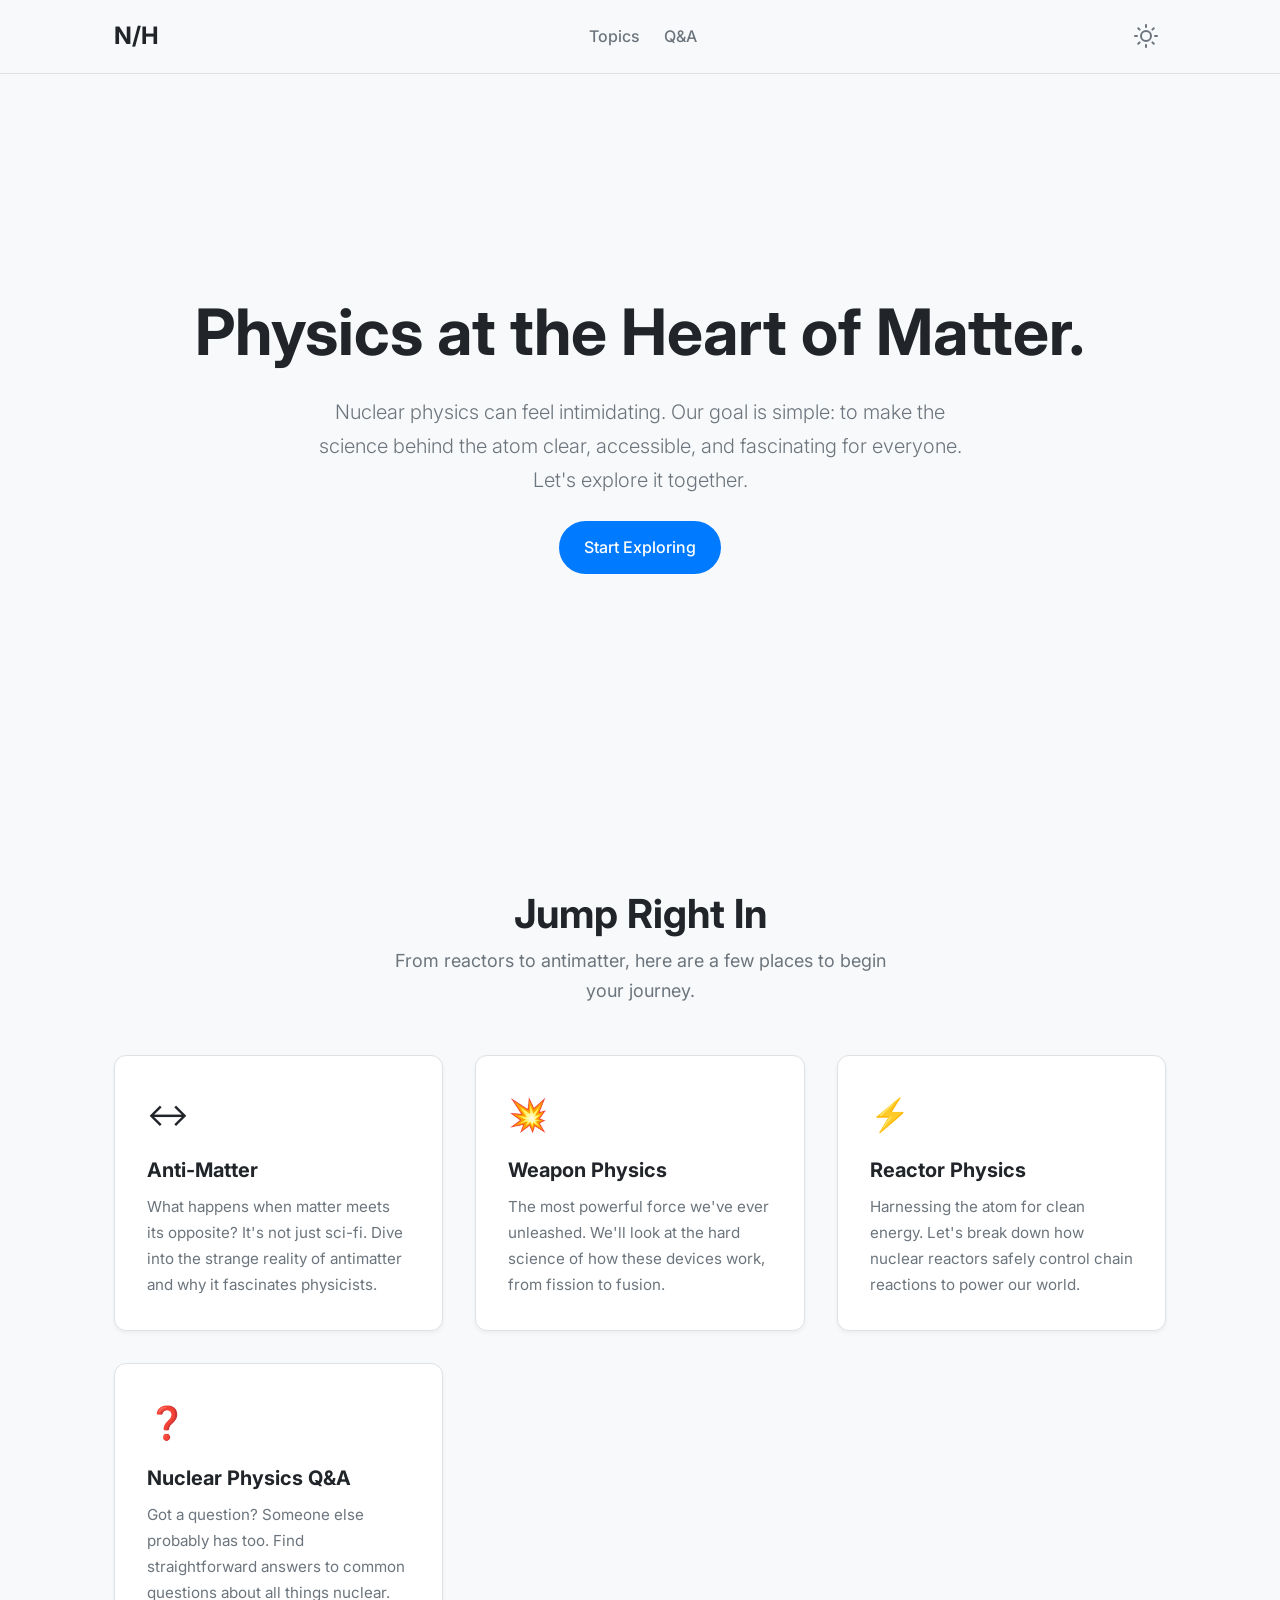
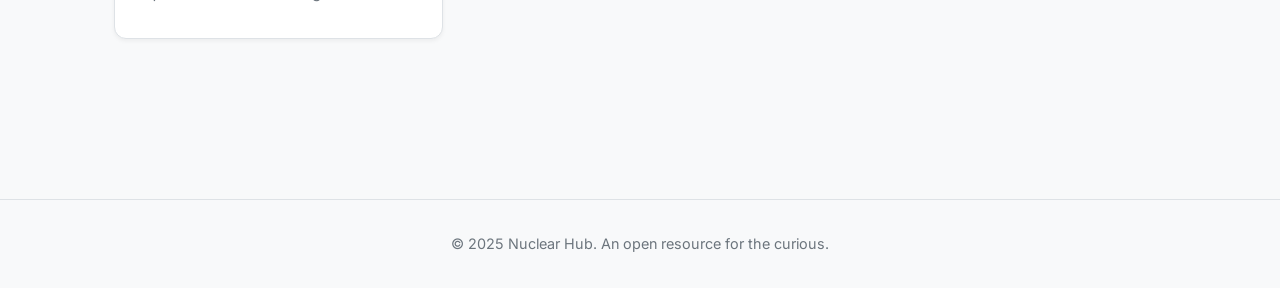
<file: index.html>
<!DOCTYPE html>
<html lang="en" data-theme="light">
<head>
    <meta charset="UTF-8">
    <meta name="viewport" content="width=device-width, initial-scale=1.0">
    <title>Nuclear Hub | The Core of Modern Physics</title>

    <!-- Meta tags for SEO -->
    <meta name="description" content="A clear, modern, and fascinating look into nuclear physics, from particles to power plants. Made for the curious mind.">
    <meta name="keywords" content="nuclear physics, reactor design, anti-matter, quantum mechanics, particle physics, nuclear energy, modern physics">
    
    <!-- Google Fonts: Inter -->
    <link rel="preconnect" href="https://fonts.googleapis.com">
    <link rel="preconnect" href="https://fonts.gstatic.com" crossorigin>
    <link href="https://fonts.googleapis.com/css2?family=Inter:wght@300;400;500;700&display=swap" rel="stylesheet">
    
    <!-- Link to External Stylesheet -->
    <link rel="stylesheet" href="additional/css/style.css">

    <!-- Schema.org Structured Data -->
    <script type="application/ld+json">
      {
        "@context": "https://schema.org",
        "@type": "WebPage",
        "name": "Nuclear Hub",
        "description": "A clear, modern, and fascinating look into nuclear physics, from particles to power plants. Made for the curious mind.",
        "url": "https://skyplay-code.github.io/NPHub"
      }
    </script>
</head>
<body>

    <header class="main-header">
        <div class="container">
            <a href="#" class="logo">
                N/H
            </a>
            <nav class="main-nav">
                <ul>
                    <li><a href="#topics">Topics</a></li>
                    <li><a href="additional/pages/4qna.html">Q&A</a></li>
                </ul>
            </nav>
            <button class="theme-switch" aria-label="Toggle theme">
                <svg class="sun-icon" xmlns="http://www.w3.org/2000/svg" width="24" height="24" viewBox="0 0 24 24" fill="none" stroke="currentColor" stroke-width="2" stroke-linecap="round" stroke-linejoin="round"><circle cx="12" cy="12" r="5"></circle><line x1="12" y1="1" x2="12" y2="3"></line><line x1="12" y1="21" x2="12" y2="23"></line><line x1="4.22" y1="4.22" x2="5.64" y2="5.64"></line><line x1="18.36" y1="18.36" x2="19.78" y2="19.78"></line><line x1="1" y1="12" x2="3" y2="12"></line><line x1="21" y1="12" x2="23" y2="12"></line><line x1="4.22" y1="19.78" x2="5.64" y2="18.36"></line><line x1="18.36" y1="5.64" x2="19.78" y2="4.22"></line></svg>
                <svg class="moon-icon" xmlns="http://www.w3.org/2000/svg" width="24" height="24" viewBox="0 0 24 24" fill="none" stroke="currentColor" stroke-width="2" stroke-linecap="round" stroke-linejoin="round"><path d="M21 12.79A9 9 0 1 1 11.21 3 7 7 0 0 0 21 12.79z"></path></svg>
            </button>
        </div>
    </header>

    <main>
        <!-- Hero Section -->
        <section class="hero">
            <div class="container hero-content">
                <h1>Physics at the Heart of Matter.</h1>
                <p class="subtitle">Nuclear physics can feel intimidating. Our goal is simple: to make the science behind the atom clear, accessible, and fascinating for everyone. Let's explore it together.</p>
                <a href="#topics" class="button button-primary">Start Exploring</a>
            </div>
        </section>

        <!-- Topics Section -->
        <section id="topics" class="topics-section">
            <div class="container">
                <div class="section-header">
                    <h2>Jump Right In</h2>
                    <p>From reactors to antimatter, here are a few places to begin your journey.</p>
                </div>
                <div class="topics-grid">
                    
                    <a href="additional/pages/1anti-proton.html" class="card">
                        <article>
                            <div class="card-icon">↔️</div>
                            <h3>Anti-Matter</h3>
                            <p>What happens when matter meets its opposite? It's not just sci-fi. Dive into the strange reality of antimatter and why it fascinates physicists.</p>
                        </article>
                    </a>

                    <a href="additional/pages/2bp.html" class="card">
                         <article>
                            <div class="card-icon">💥</div>
                            <h3>Weapon Physics</h3>
                            <p>The most powerful force we've ever unleashed. We'll look at the hard science of how these devices work, from fission to fusion.</p>
                         </article>
                    </a>
                    
                    <a href="additional/pages/3reactor-physics.html" class="card">
                        <article>
                            <div class="card-icon">⚡️</div>
                            <h3>Reactor Physics</h3>
                            <p>Harnessing the atom for clean energy. Let's break down how nuclear reactors safely control chain reactions to power our world.</p>
                        </article>
                    </a>
                    
                    <a href="additional/pages/4qna.html" class="card">
                        <article>
                            <div class="card-icon">❓</div>
                            <h3>Nuclear Physics Q&A</h3>
                            <p>Got a question? Someone else probably has too. Find straightforward answers to common questions about all things nuclear.</p>
                        </article>
                    </a>
                </div>
            </div>
        </section>
    </main>
    
    <footer class="main-footer">
        <div class="container">
            <p>&copy; 2025 Nuclear Hub. An open resource for the curious.</p>
        </div>
    </footer>

    <!-- Link to External JavaScript -->
    <script src="additional/scripts/script.js"></script>
</body>
</html>
</file>
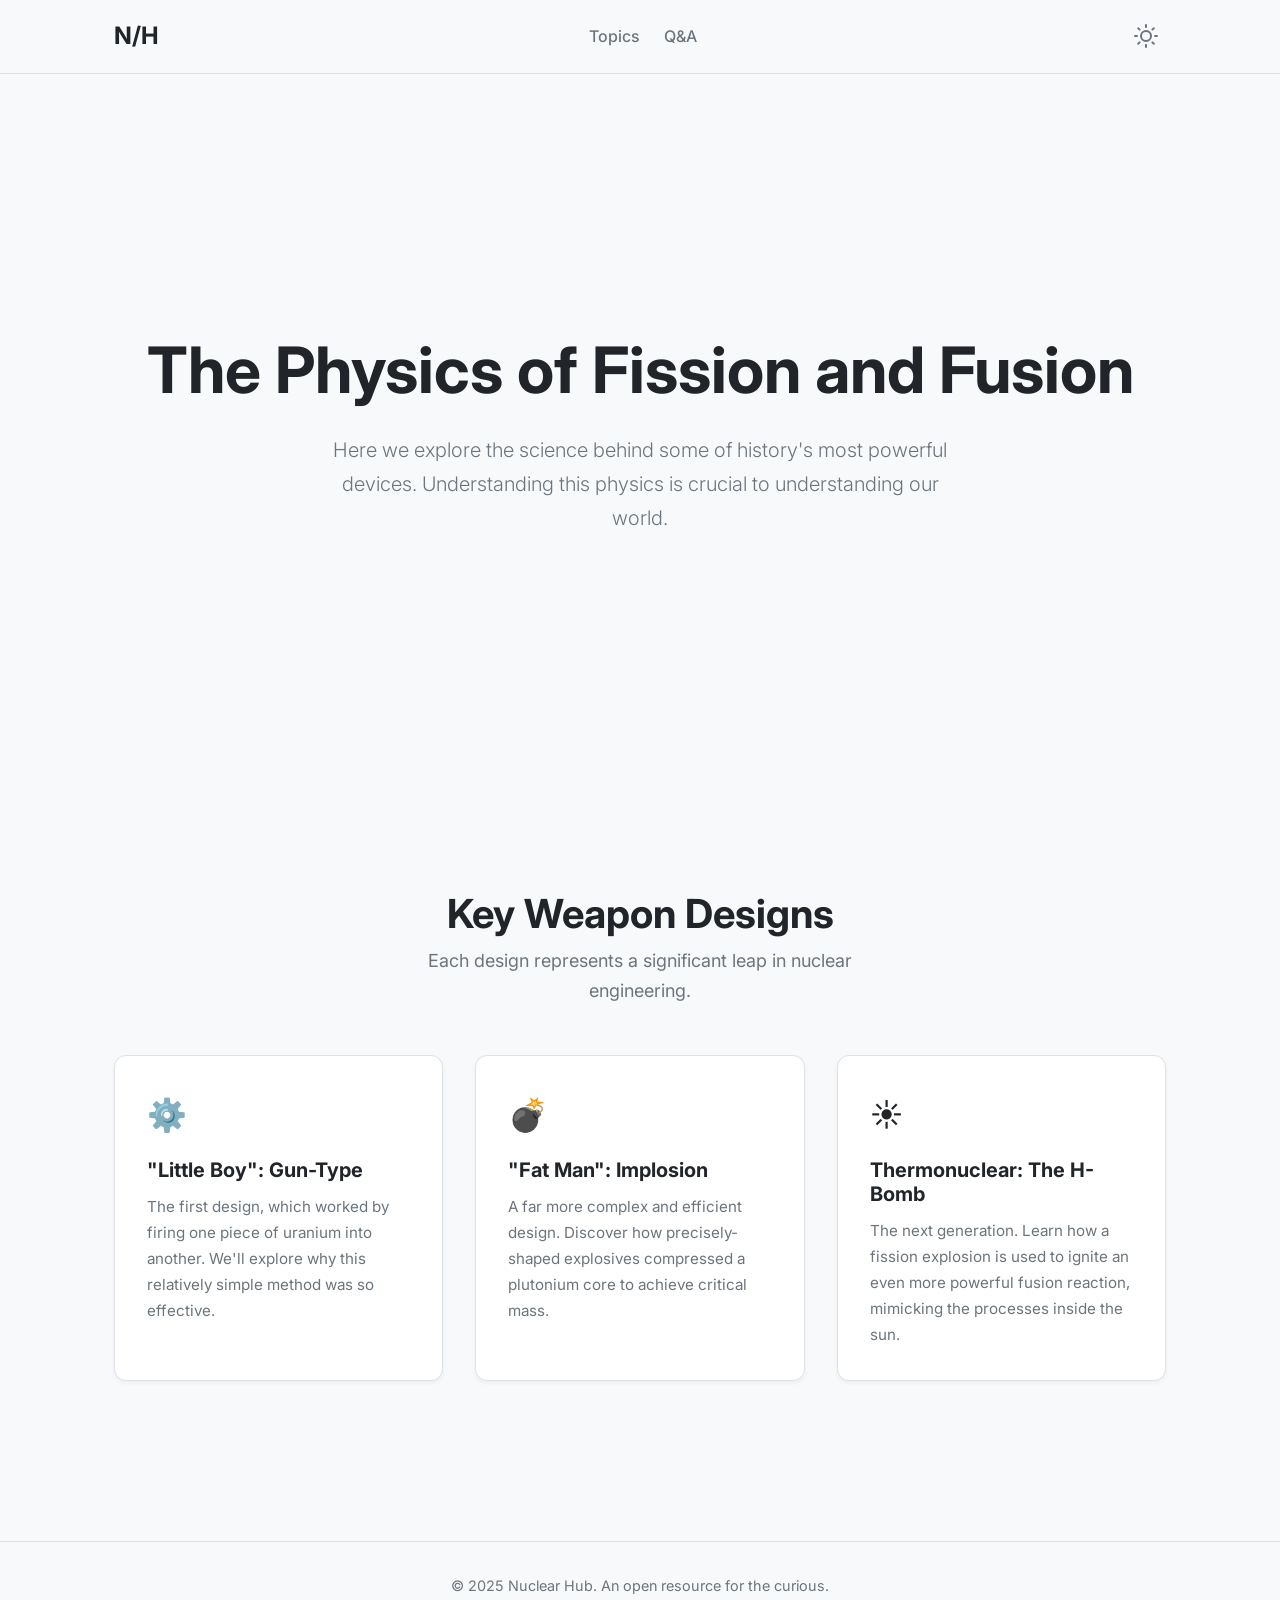
<file: additional/pages/2bp.html>
<!DOCTYPE html>
<html lang="en" data-theme="light">
<head>
    <meta charset="UTF-8">
    <meta name="viewport" content="width=device-width, initial-scale=1.0">
    <title>Weapon Physics | Nuclear Hub</title>

    <!-- Meta tags for this specific page -->
    <meta name="description" content="A clear look at the science behind nuclear weapons, from the first gun-type designs to modern thermonuclear bombs.">
    <meta name="keywords" content="nuclear weapons, little boy, fat man, hydrogen bomb, fission, fusion, weapon design">
    
    <!-- Google Fonts: Inter -->
    <link rel="preconnect" href="https://fonts.googleapis.com">
    <link rel="preconnect" href="https://fonts.gstatic.com" crossorigin>
    <link href="https://fonts.googleapis.com/css2?family=Inter:wght@300;400;500;700&display=swap" rel="stylesheet">
    
    <!-- Link to the SINGLE reusable stylesheet -->
    <link rel="stylesheet" href="../css/style.css">

    <!-- Schema.org Structured Data -->
    <script type="application/ld+json">
      {
        "@context": "https://schema.org",
        "@type": "WebPage",
        "name": "Weapon Physics - Nuclear Hub",
        "description": "Explore the science behind historic nuclear weapons, including Little Boy, Fat Man, and thermonuclear devices.",
        "url": "https://skyplay-code.github.io/additional/2bp.html",
        "isPartOf": {
          "@type": "WebSite",
          "name": "Nuclear Hub",
          "url": "https://skyplay-code.github.io/NPHub"
        }
      }
    </script>
</head>
<body>

    <header class="main-header">
        <div class="container">
            <!-- Link back to the homepage -->
            <a href="../../index.html" class="logo">
                N/H
            </a>
            <nav class="main-nav">
                <ul>
                    <li><a href="../../index.html#topics">Topics</a></li>
                    <li><a href="additional/pages/4qna.html">Q&A</a></li>
                </ul>
            </nav>
            <button class="theme-switch" aria-label="Toggle theme">
                <svg class="sun-icon" xmlns="http://www.w3.org/2000/svg" width="24" height="24" viewBox="0 M 0 24 24" fill="none" stroke="currentColor" stroke-width="2" stroke-linecap="round" stroke-linejoin="round"><circle cx="12" cy="12" r="5"></circle><line x1="12" y1="1" x2="12" y2="3"></line><line x1="12" y1="21" x2="12" y2="23"></line><line x1="4.22" y1="4.22" x2="5.64" y2="5.64"></line><line x1="18.36" y1="18.36" x2="19.78" y2="19.78"></line><line x1="1" y1="12" x2="3" y2="12"></line><line x1="21" y1="12" x2="23" y2="12"></line><line x1="4.22" y1="19.78" x2="5.64" y2="18.36"></line><line x1="18.36" y1="5.64" x2="19.78" y2="4.22"></line></svg>
                <svg class="moon-icon" xmlns="http://www.w3.org/2000/svg" width="24" height="24" viewBox="0 0 24 24" fill="none" stroke="currentColor" stroke-width="2" stroke-linecap="round" stroke-linejoin="round"><path d="M21 12.79A9 9 0 1 1 11.21 3 7 7 0 0 0 21 12.79z"></path></svg>
            </button>
        </div>
    </header>

    <main>
        <!-- A simple hero section for the page title -->
        <section class="hero">
            <div class="container hero-content">
                <h1>The Physics of Fission and Fusion</h1>
                <p class="subtitle">Here we explore the science behind some of history's most powerful devices. Understanding this physics is crucial to understanding our world.</p>
            </div>
        </section>

        <!-- Main Content Grid -->
        <section class="topics-section">
            <div class="container">
                <div class="section-header">
                    <h2>Key Weapon Designs</h2>
                    <p>Each design represents a significant leap in nuclear engineering.</p>
                </div>
                <div class="topics-grid">
                    
                    <!-- The href links below assume you will create these pages -->
                    <a href="little-boy.html" class="card">
                        <article>
                            <div class="card-icon">⚙️</div>
                            <h3>"Little Boy": Gun-Type</h3>
                            <p>The first design, which worked by firing one piece of uranium into another. We'll explore why this relatively simple method was so effective.</p>
                        </article>
                    </a>

                    <a href="fat-man.html" class="card">
                        <article>
                            <div class="card-icon">💣</div>
                            <h3>"Fat Man": Implosion</h3>
                            <p>A far more complex and efficient design. Discover how precisely-shaped explosives compressed a plutonium core to achieve critical mass.</p>
                        </article>
                    </a>
                    
                    <a href="hydrogen-bomb.html" class="card">
                        <article>
                            <div class="card-icon">☀️</div>
                            <h3>Thermonuclear: The H-Bomb</h3>
                            <p>The next generation. Learn how a fission explosion is used to ignite an even more powerful fusion reaction, mimicking the processes inside the sun.</p>
                        </article>
                    </a>
                </div>
            </div>
        </section>
    </main>
    
    <footer class="main-footer">
        <div class="container">
            <p>&copy; 2025 Nuclear Hub. An open resource for the curious.</p>
        </div>
    </footer>

    <!-- Link to the SINGLE reusable JavaScript file -->
    <script src="../scripts/script.js"></script>
</body>
</html>
</file>
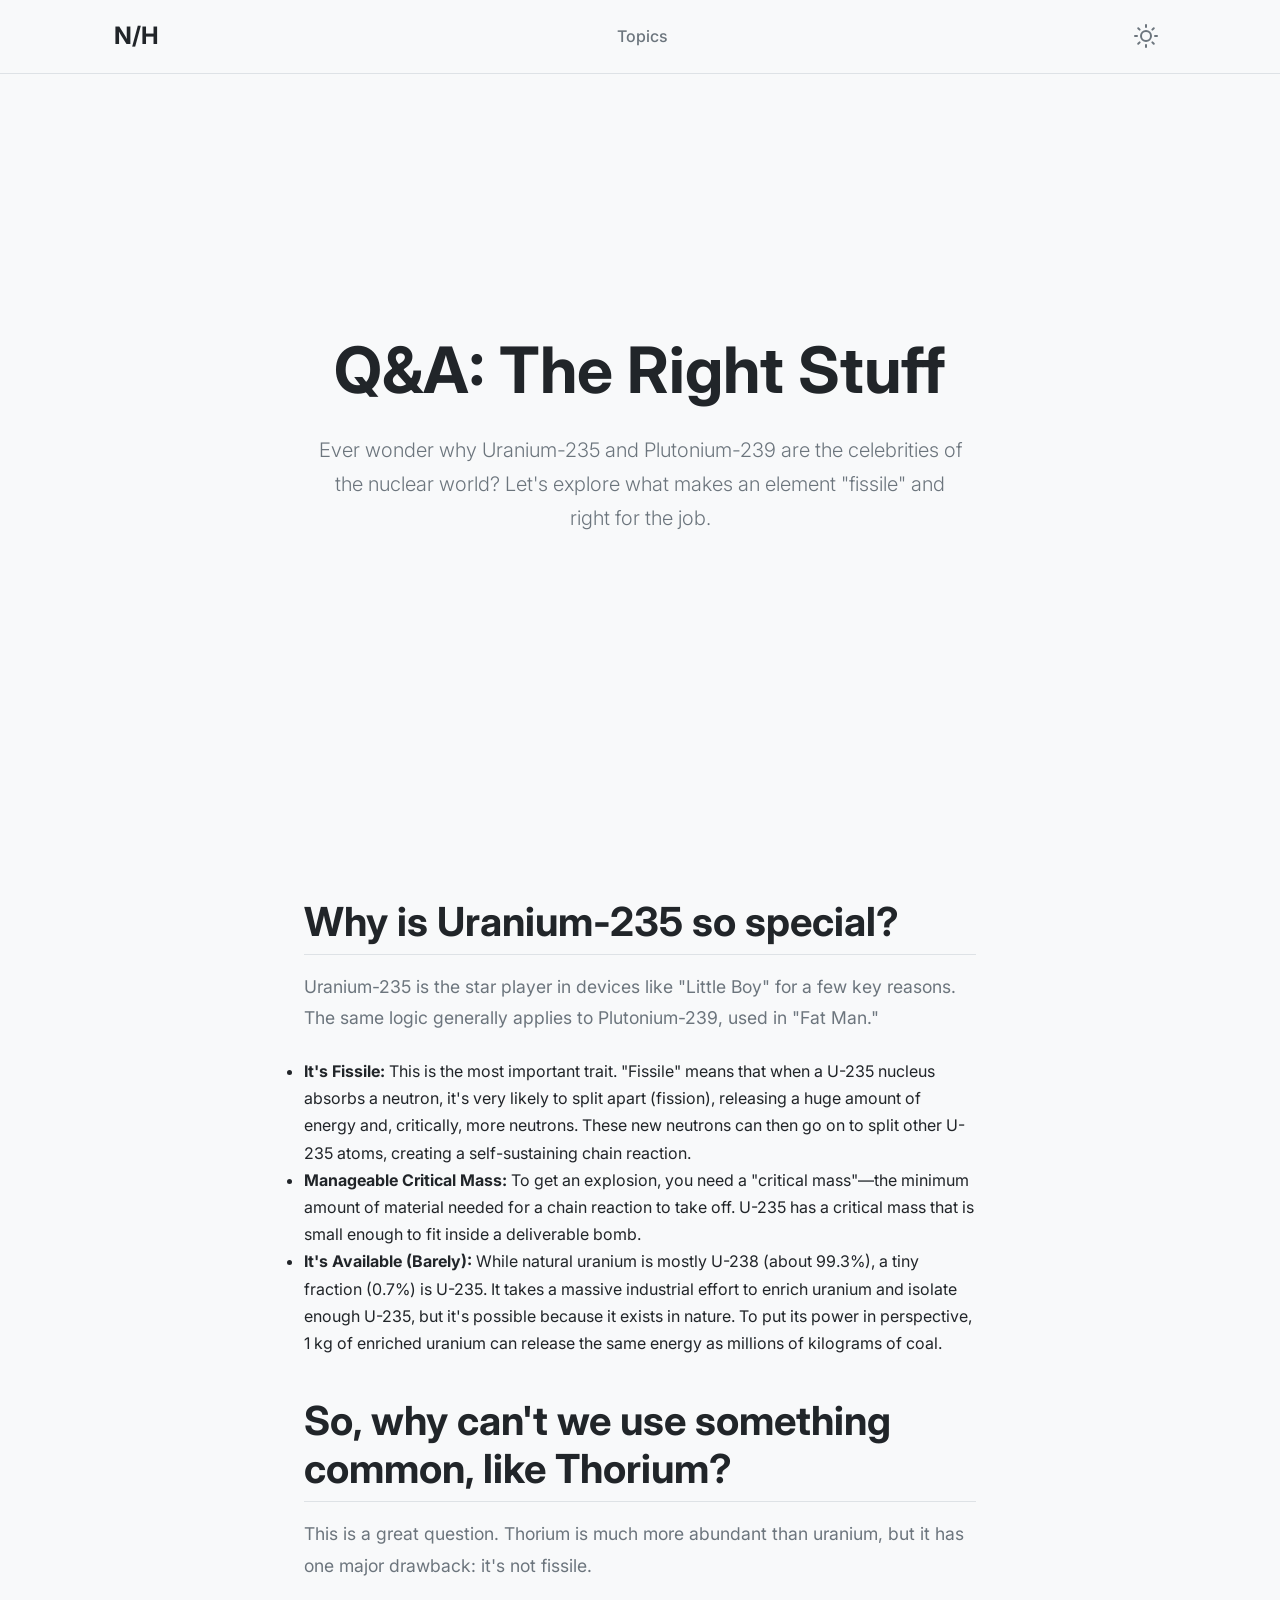
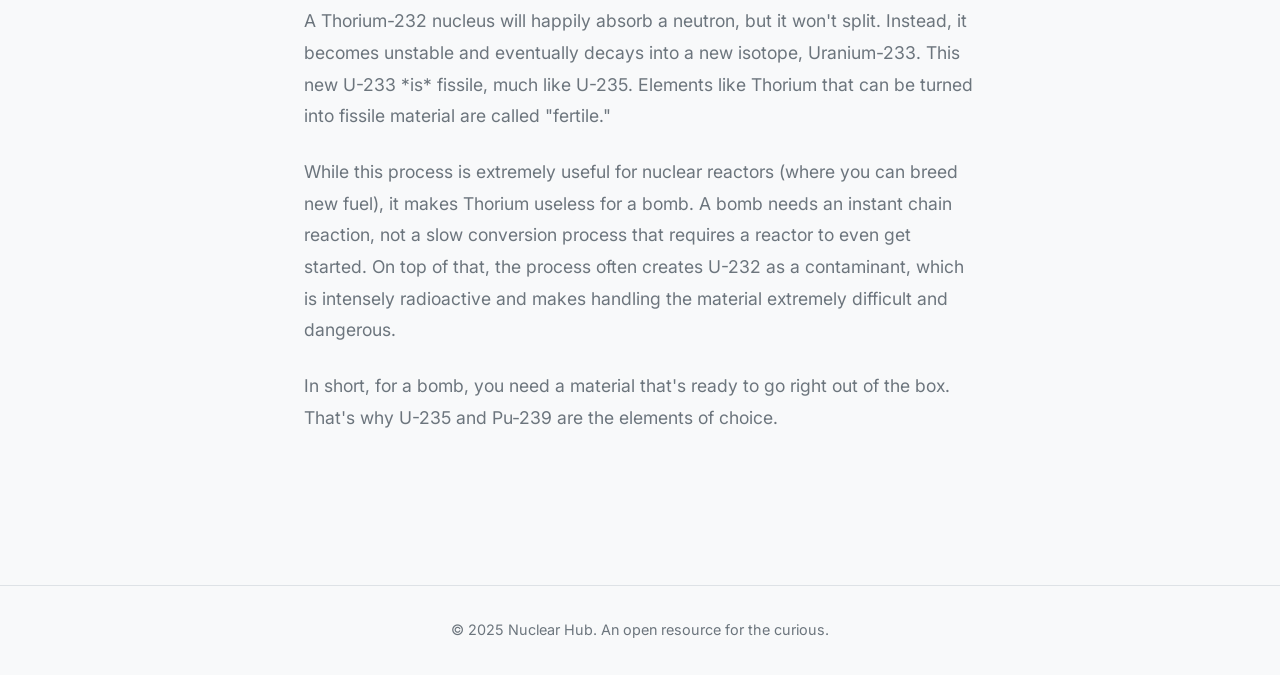
<file: additional/pages/4qna.html>
<!DOCTYPE html>
<html lang="en" data-theme="light">
<head>
    <meta charset="UTF-8">
    <meta name="viewport" content="width=device-width, initial-scale=1.0">
    <title>Q&A: Fissile Materials | Nuclear Hub</title>

    <!-- Meta tags -->
    <meta name="description" content="Answering the question of why certain elements like Uranium-235 are fissile and suitable for nuclear weapons, while others like Thorium are not.">
    <meta name="keywords" content="fissile, fertile, uranium-235, thorium, nuclear q&a, chain reaction, critical mass">

    <!-- Google Fonts: Inter -->
    <link rel="preconnect" href="https://fonts.googleapis.com">
    <link rel="preconnect" href="https://fonts.gstatic.com" crossorigin>
    <link href="https://fonts.googleapis.com/css2?family=Inter:wght@300;400;500;700&display=swap" rel="stylesheet">
    
    <!-- Link to the SINGLE reusable stylesheet -->
    <link rel="stylesheet" href="../css/style.css">

    <!-- Schema.org Data -->
    <script type="application/ld+json">
      {
        "@context": "https://schema.org",
        "@type": "Article",
        "headline": "Q&A: What Makes an Element Fissile? - Nuclear Hub",
        "description": "Why are elements like Uranium-235 and Plutonium-239 used in nuclear weapons, while other heavy elements are not?",
        "author": {
            "@type": "Organization",
            "name": "Nuclear Hub"
        }
      }
    </script>
</head>
<body>

    <header class="main-header">
        <div class="container">
            <a href="../../index.html" class="logo">N/H</a>
            <nav class="main-nav">
                <ul>
                    <li><a href="../../index.html#topics">Topics</a></li>
                </ul>
            </nav>
            <button class="theme-switch" aria-label="Toggle theme">
                <svg class="sun-icon" xmlns="http://www.w3.org/2000/svg" width="24" height="24" viewBox="0 0 24 24" fill="none" stroke="currentColor" stroke-width="2" stroke-linecap="round" stroke-linejoin="round"><circle cx="12" cy="12" r="5"></circle><line x1="12" y1="1" x2="12" y2="3"></line><line x1="12" y1="21" x2="12" y2="23"></line><line x1="4.22" y1="4.22" x2="5.64" y2="5.64"></line><line x1="18.36" y1="18.36" x2="19.78" y2="19.78"></line><line x1="1" y1="12" x2="3" y2="12"></line><line x1="21" y1="12" x2="23" y2="12"></line><line x1="4.22" y1="19.78" x2="5.64" y2="18.36"></line><line x1="18.36" y1="5.64" x2="19.78" y2="4.22"></line></svg>
                <svg class="moon-icon" xmlns="http://www.w3.org/2000/svg" width="24" height="24" viewBox="0 0 24 24" fill="none" stroke="currentColor" stroke-width="2" stroke-linecap="round" stroke-linejoin="round"><path d="M21 12.79A9 9 0 1 1 11.21 3 7 7 0 0 0 21 12.79z"></path></svg>
            </button>
        </div>
    </header>

    <main>
        <!-- Page Header -->
        <section class="hero">
            <div class="container hero-content">
                <h1>Q&A: The Right Stuff</h1>
                <p class="subtitle">Ever wonder why Uranium-235 and Plutonium-239 are the celebrities of the nuclear world? Let's explore what makes an element "fissile" and right for the job.</p>
            </div>
        </section>

        <!-- Main Article Content -->
        <section class="article-content">
            <div class="container article-body">
                
                <h2>Why is Uranium-235 so special?</h2>
                <p>Uranium-235 is the star player in devices like "Little Boy" for a few key reasons. The same logic generally applies to Plutonium-239, used in "Fat Man."</p>
                <ul>
                    <li><strong>It's Fissile:</strong> This is the most important trait. "Fissile" means that when a U-235 nucleus absorbs a neutron, it's very likely to split apart (fission), releasing a huge amount of energy and, critically, more neutrons. These new neutrons can then go on to split other U-235 atoms, creating a self-sustaining chain reaction.</li>
                    <li><strong>Manageable Critical Mass:</strong> To get an explosion, you need a "critical mass"—the minimum amount of material needed for a chain reaction to take off. U-235 has a critical mass that is small enough to fit inside a deliverable bomb.</li>
                    <li><strong>It's Available (Barely):</strong> While natural uranium is mostly U-238 (about 99.3%), a tiny fraction (0.7%) is U-235. It takes a massive industrial effort to enrich uranium and isolate enough U-235, but it's possible because it exists in nature. To put its power in perspective, 1 kg of enriched uranium can release the same energy as millions of kilograms of coal.</li>
                </ul>

                <h2>So, why can't we use something common, like Thorium?</h2>
                <p>This is a great question. Thorium is much more abundant than uranium, but it has one major drawback: it's not fissile.</p>
                <p>A Thorium-232 nucleus will happily absorb a neutron, but it won't split. Instead, it becomes unstable and eventually decays into a new isotope, Uranium-233. This new U-233 *is* fissile, much like U-235. Elements like Thorium that can be turned into fissile material are called "fertile."</p>
                <p>While this process is extremely useful for nuclear reactors (where you can breed new fuel), it makes Thorium useless for a bomb. A bomb needs an instant chain reaction, not a slow conversion process that requires a reactor to even get started. On top of that, the process often creates U-232 as a contaminant, which is intensely radioactive and makes handling the material extremely difficult and dangerous.</p>
                <p>In short, for a bomb, you need a material that's ready to go right out of the box. That's why U-235 and Pu-239 are the elements of choice.</p>
            </div>
        </section>

    </main>
    
    <footer class="main-footer">
        <div class="container">
            <p>&copy; 2025 Nuclear Hub. An open resource for the curious.</p>
        </div>
    </footer>

    <script src="../scripts/script.js"></script>
</body>
</html>
</file>
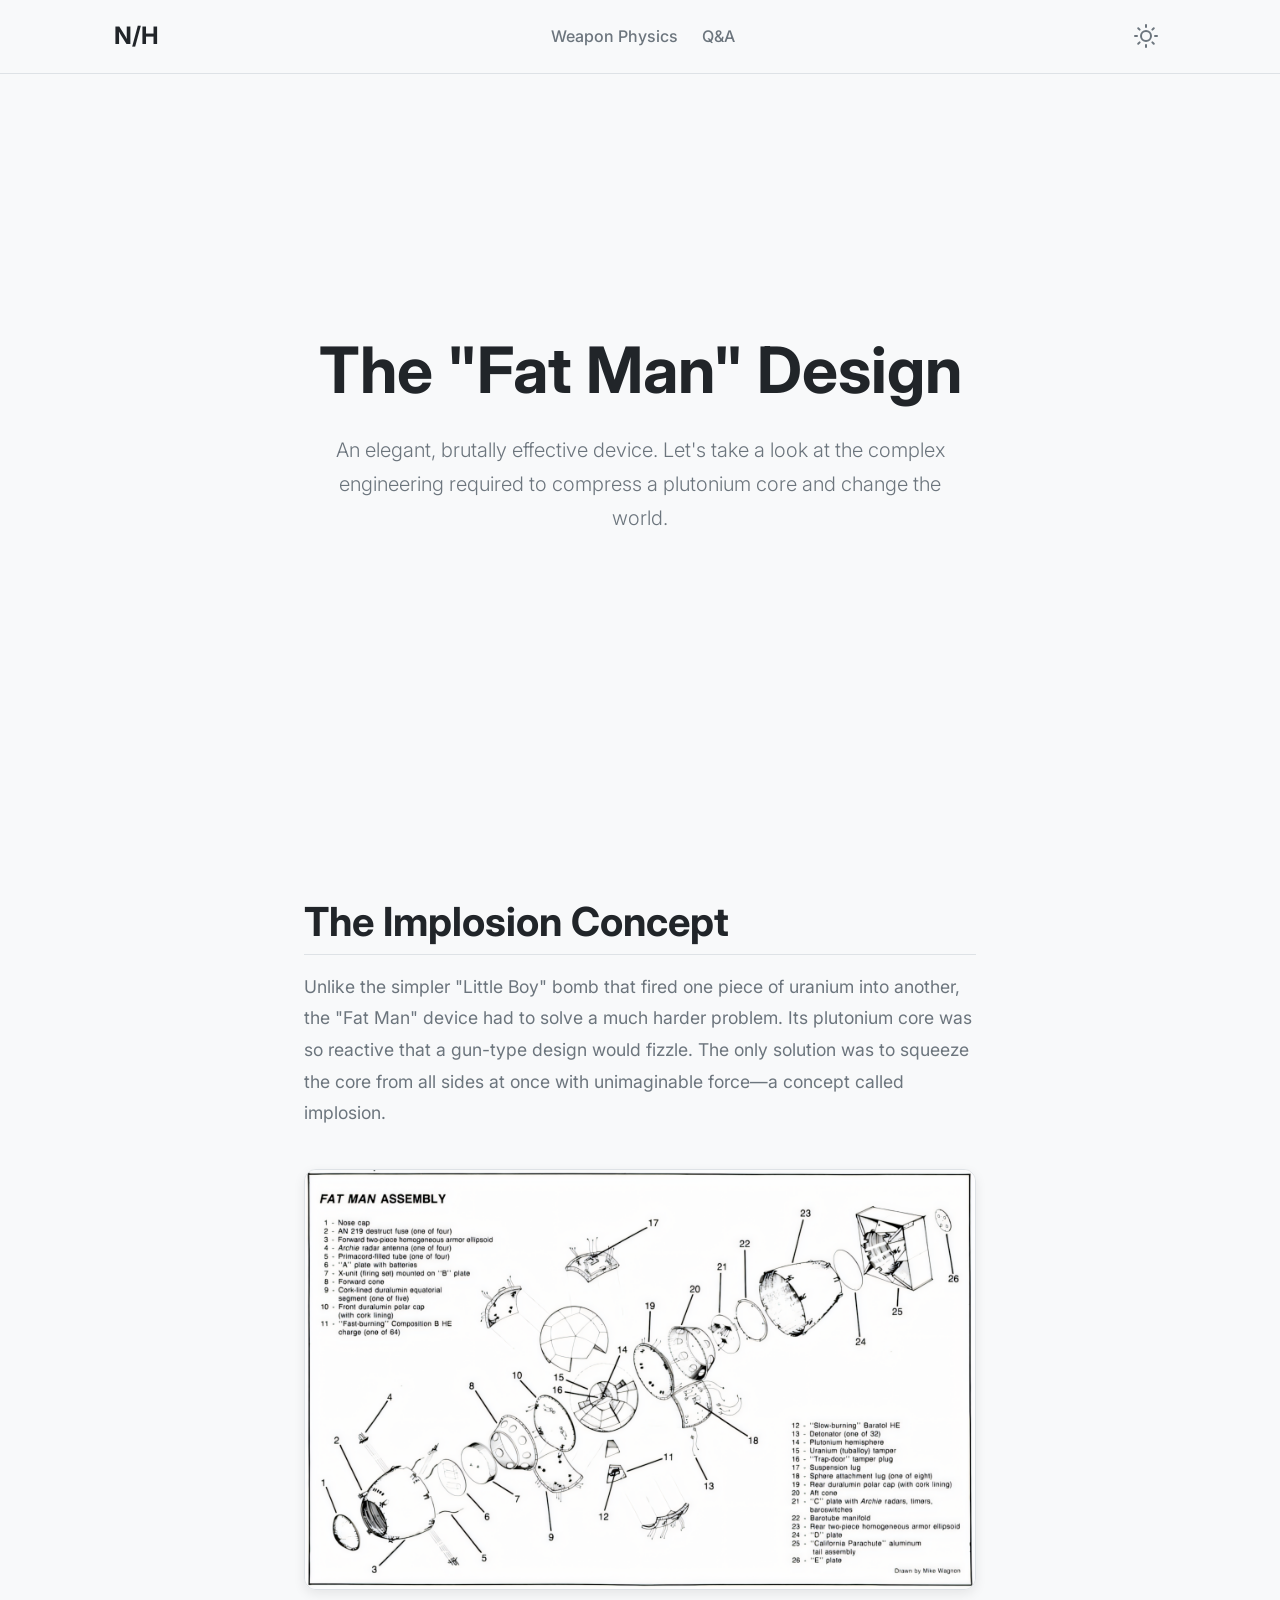
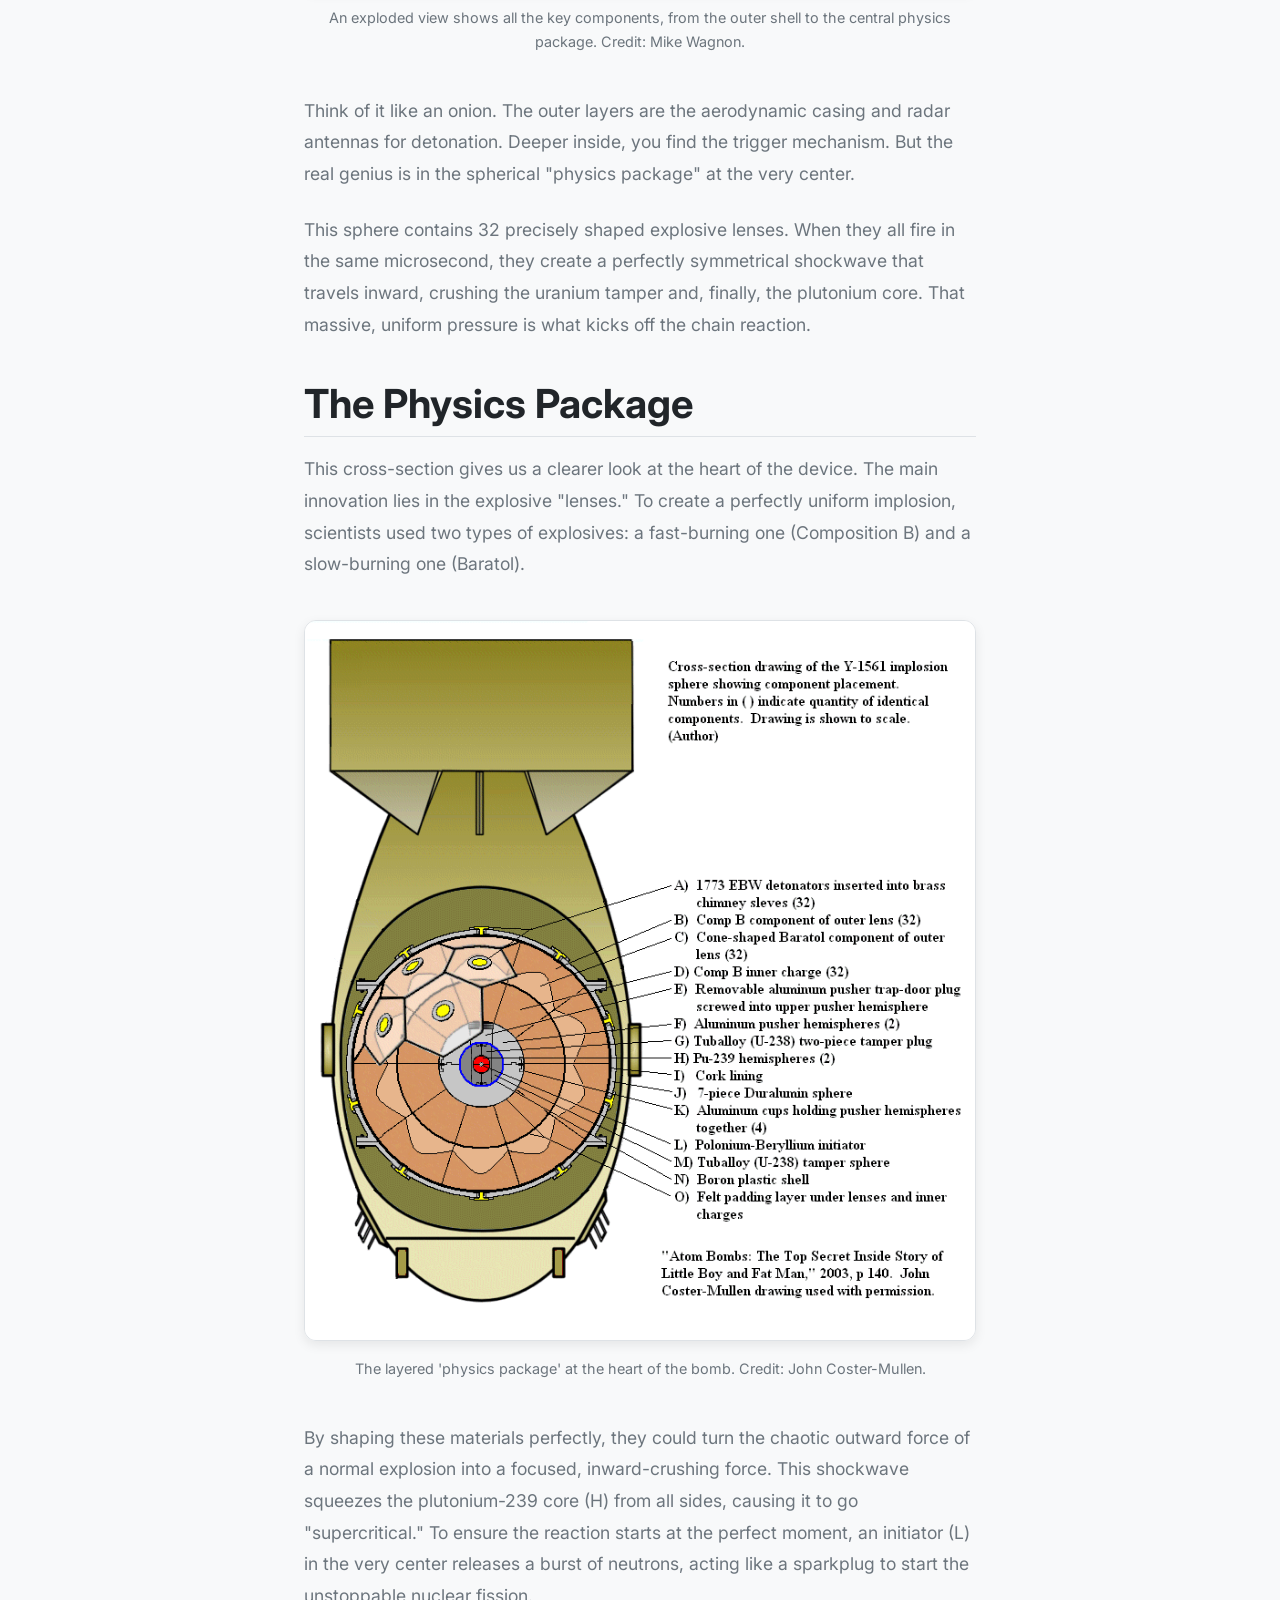
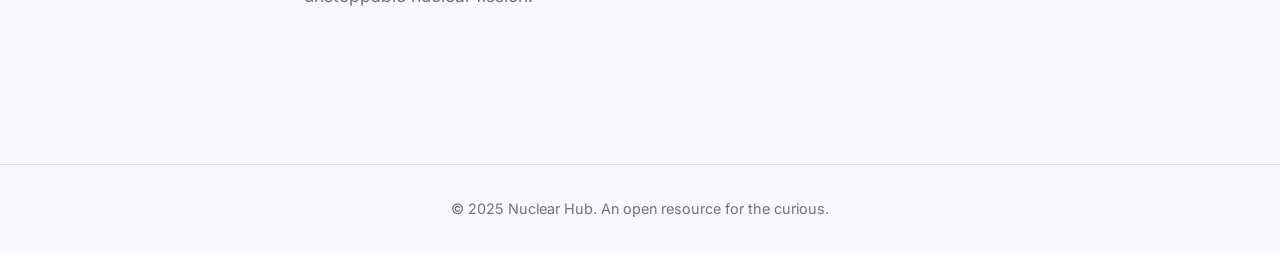
<file: additional/pages/fat-man.html>
<!DOCTYPE html>
<html lang="en" data-theme="light">
<head>
    <meta charset="UTF-8">
    <meta name="viewport" content="width=device-width, initial-scale=1.0">
    <title>The 'Fat Man' Design | Nuclear Hub</title>

    <!-- Meta tags -->
    <meta name="description" content="A deep-dive into the 'Fat Man' blueprint, exploring its groundbreaking implosion-type design and plutonium core.">
    <meta name="keywords" content="fat man blueprint, implosion device, plutonium bomb, nuclear engineering, manhattan project">

    <!-- Google Fonts: Inter -->
    <link rel="preconnect" href="https://fonts.googleapis.com">
    <link rel="preconnect" href="https://fonts.gstatic.com" crossorigin>
    <link href="https://fonts.googleapis.com/css2?family=Inter:wght@300;400;500;700&display=swap" rel="stylesheet">
    
    <!-- Link to the SINGLE reusable stylesheet -->
    <link rel="stylesheet" href="../css/style.css">

    <!-- Schema.org Data -->
    <script type="application/ld+json">
      {
        "@context": "https://schema.org",
        "@type": "Article",
        "headline": "The 'Fat Man' Design - Nuclear Hub",
        "description": "A deep-dive into the 'Fat Man' blueprint, exploring its groundbreaking implosion-type design and plutonium core.",
        "image": "imgs/fat-man-blueprint2.jpg",
        "author": {
            "@type": "Organization",
            "name": "Nuclear Hub"
        },
        "publisher": {
            "@type": "Organization",
            "name": "Nuclear Hub",
            "logo": {
                "@type": "ImageObject",
                "url": "https://example.com/logo.png"
            }
        }
      }
    </script>
</head>
<body>

    <header class="main-header">
        <div class="container">
            <a href="../../index.html" class="logo">N/H</a>
            <nav class="main-nav">
                <ul>
                    <!-- This link goes back to the parent page -->
                    <li><a href="2bp.html">Weapon Physics</a></li>
                    <li><a href="4qna.html">Q&A</a></li>
                </ul>
            </nav>
            <button class="theme-switch" aria-label="Toggle theme">
                <svg class="sun-icon" xmlns="http://www.w3.org/2000/svg" width="24" height="24" viewBox="0 0 24 24" fill="none" stroke="currentColor" stroke-width="2" stroke-linecap="round" stroke-linejoin="round"><circle cx="12" cy="12" r="5"></circle><line x1="12" y1="1" x2="12" y2="3"></line><line x1="12" y1="21" x2="12" y2="23"></line><line x1="4.22" y1="4.22" x2="5.64" y2="5.64"></line><line x1="18.36" y1="18.36" x2="19.78" y2="19.78"></line><line x1="1" y1="12" x2="3" y2="12"></line><line x1="21" y1="12" x2="23" y2="12"></line><line x1="4.22" y1="19.78" x2="5.64" y2="18.36"></line><line x1="18.36" y1="5.64" x2="19.78" y2="4.22"></line></svg>
                <svg class="moon-icon" xmlns="http://www.w3.org/2000/svg" width="24" height="24" viewBox="0 0 24 24" fill="none" stroke="currentColor" stroke-width="2" stroke-linecap="round" stroke-linejoin="round"><path d="M21 12.79A9 9 0 1 1 11.21 3 7 7 0 0 0 21 12.79z"></path></svg>
            </button>
        </div>
    </header>

    <main>
        <!-- Page Header -->
        <section class="hero">
            <div class="container hero-content">
                <h1>The "Fat Man" Design</h1>
                <p class="subtitle">An elegant, brutally effective device. Let's take a look at the complex engineering required to compress a plutonium core and change the world.</p>
            </div>
        </section>

        <!-- Main Article Content -->
        <section class="article-content">
            <div class="container article-body">
                
                <h2>The Implosion Concept</h2>
                <p>Unlike the simpler "Little Boy" bomb that fired one piece of uranium into another, the "Fat Man" device had to solve a much harder problem. Its plutonium core was so reactive that a gun-type design would fizzle. The only solution was to squeeze the core from all sides at once with unimaginable force—a concept called implosion.</p>

                <figure>
                    <img src="../imgs/fat-man-blueprint.png" alt="Exploded assembly diagram of the Fat Man device.">
                    <figcaption>An exploded view shows all the key components, from the outer shell to the central physics package. Credit: Mike Wagnon.</figcaption>
                </figure>
                
                <p>Think of it like an onion. The outer layers are the aerodynamic casing and radar antennas for detonation. Deeper inside, you find the trigger mechanism. But the real genius is in the spherical "physics package" at the very center.</p>
                <p>This sphere contains 32 precisely shaped explosive lenses. When they all fire in the same microsecond, they create a perfectly symmetrical shockwave that travels inward, crushing the uranium tamper and, finally, the plutonium core. That massive, uniform pressure is what kicks off the chain reaction.</p>

                <h2>The Physics Package</h2>
                <p>This cross-section gives us a clearer look at the heart of the device. The main innovation lies in the explosive "lenses." To create a perfectly uniform implosion, scientists used two types of explosives: a fast-burning one (Composition B) and a slow-burning one (Baratol).</p>

                <figure>
                    <img src="../imgs/fat-man-blueprint2.jpg" alt="A detailed cross-section of the physics package.">
                    <figcaption>The layered 'physics package' at the heart of the bomb. Credit: John Coster-Mullen.</figcaption>
                </figure>

                <p>By shaping these materials perfectly, they could turn the chaotic outward force of a normal explosion into a focused, inward-crushing force. This shockwave squeezes the plutonium-239 core (H) from all sides, causing it to go "supercritical." To ensure the reaction starts at the perfect moment, an initiator (L) in the very center releases a burst of neutrons, acting like a sparkplug to start the unstoppable nuclear fission.</p>

            </div>
        </section>

    </main>
    
    <footer class="main-footer">
        <div class="container">
            <p>&copy; 2025 Nuclear Hub. An open resource for the curious.</p>
        </div>
    </footer>

    <script src="../scripts/script.js"></script>
</body>
</html>
</file>
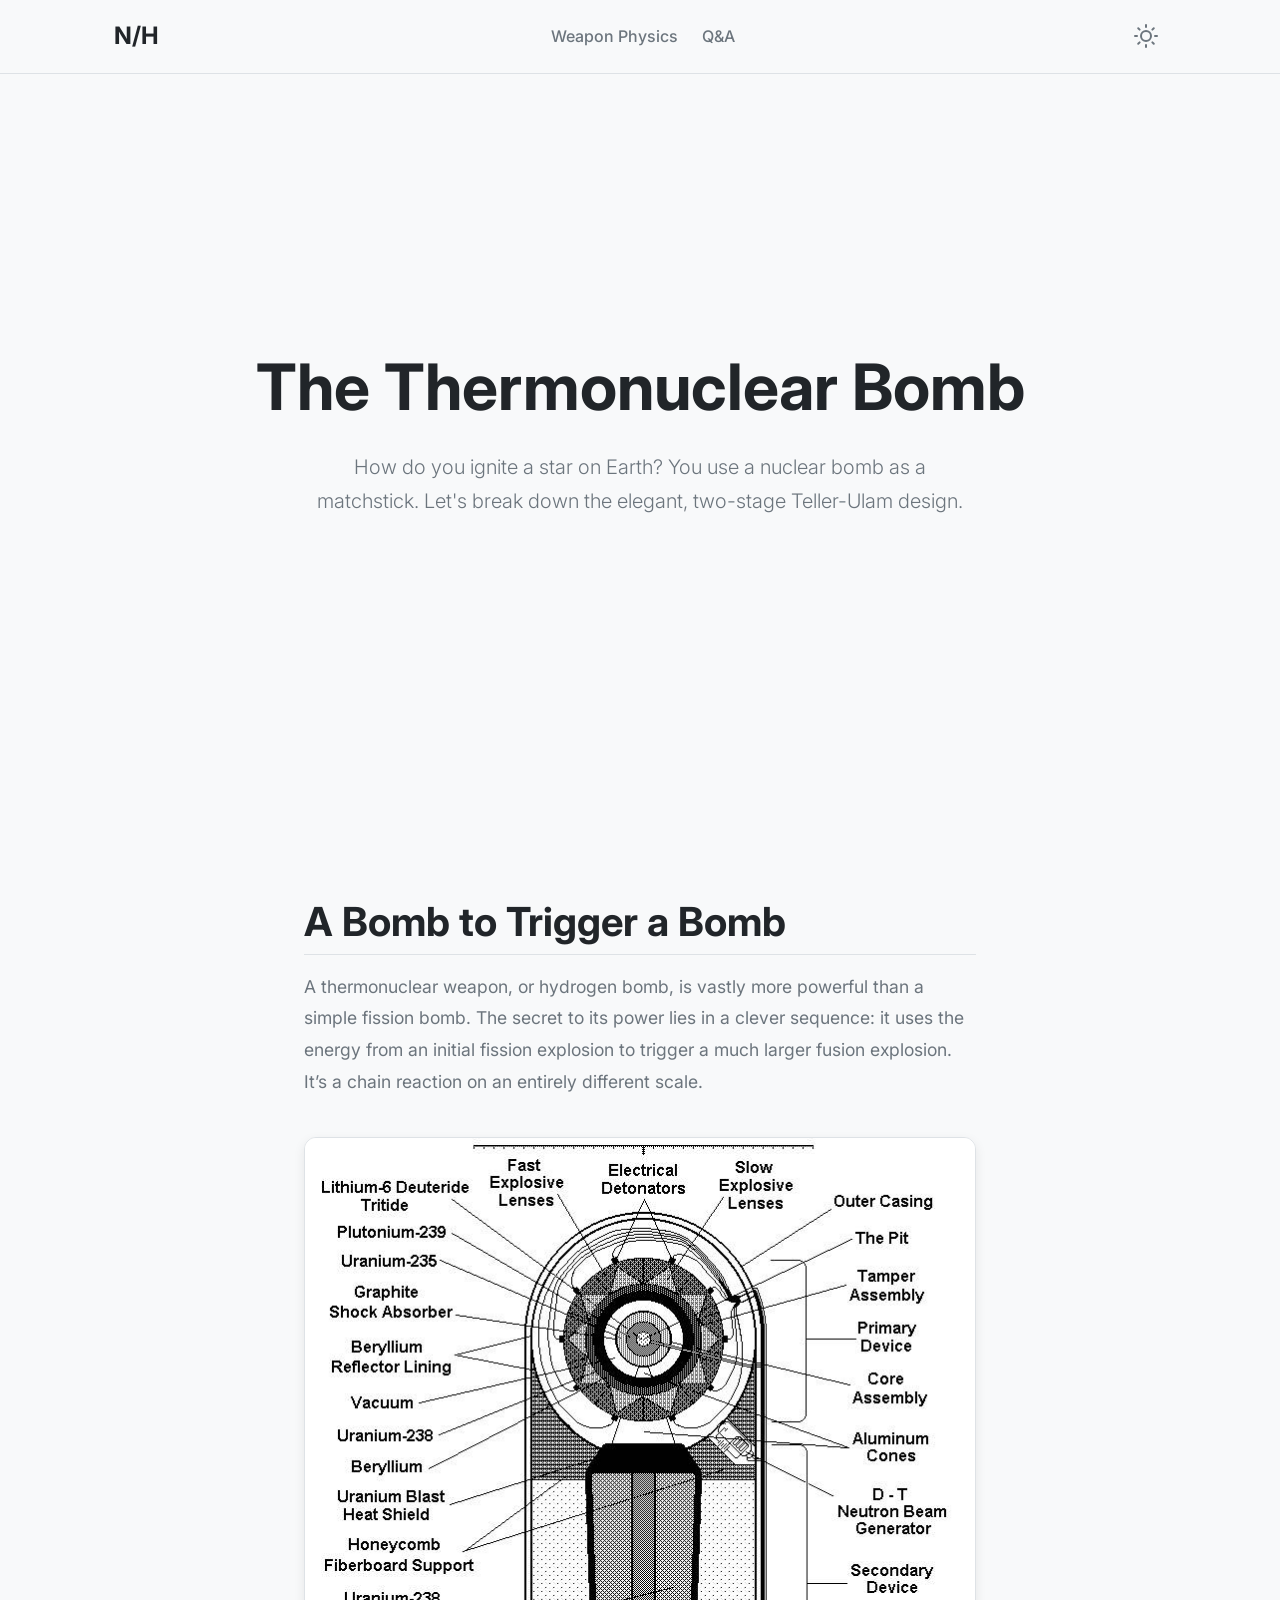
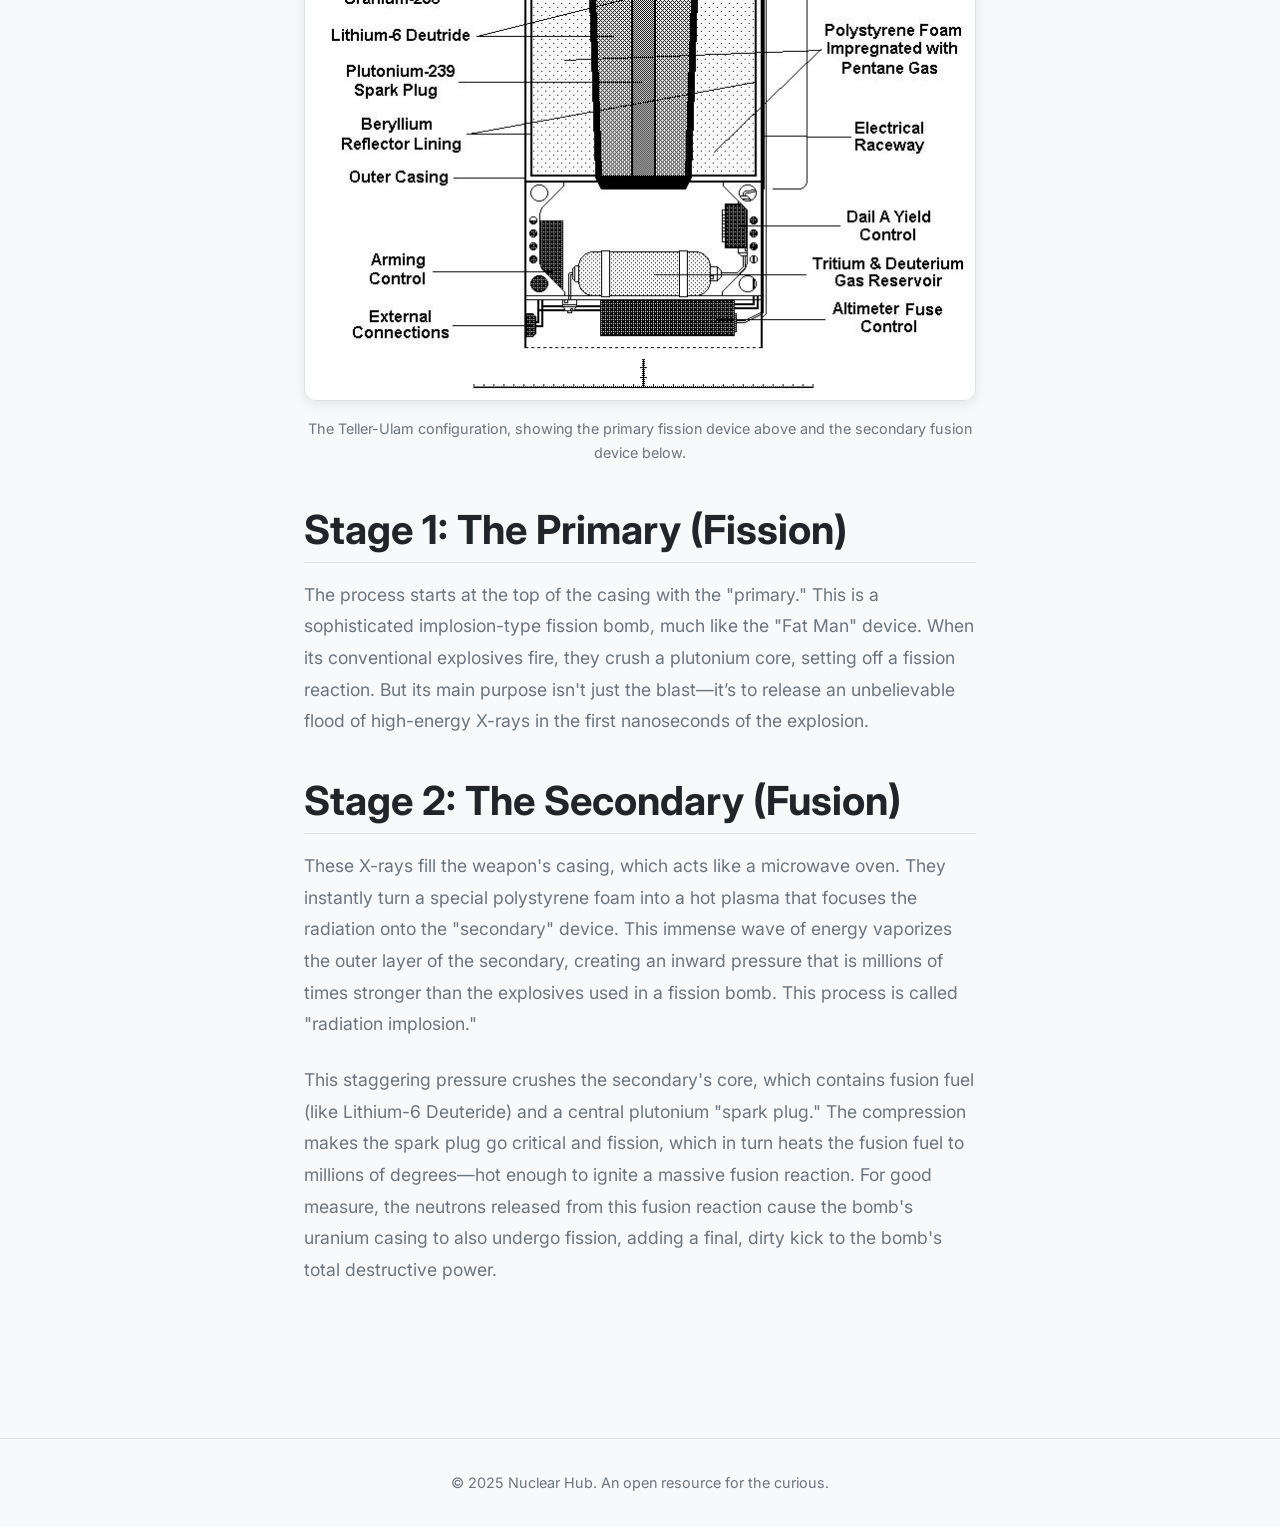
<file: additional/pages/hydrogen-bomb.html>
<!DOCTYPE html>
<html lang="en" data-theme="light">
<head>
    <meta charset="UTF-8">
    <meta name="viewport" content="width=device-width, initial-scale=1.0">
    <title>The Hydrogen Bomb | Nuclear Hub</title>

    <!-- Meta tags -->
    <meta name="description" content="A clear look at the Teller-Ulam design, the two-stage concept behind the immense power of thermonuclear weapons (H-bombs).">
    <meta name="keywords" content="hydrogen bomb, thermonuclear weapon, teller-ulam design, fusion bomb, radiation implosion, H-bomb">

    <!-- Google Fonts: Inter -->
    <link rel="preconnect" href="https://fonts.googleapis.com">
    <link rel="preconnect" href="https://fonts.gstatic.com" crossorigin>
    <link href="https://fonts.googleapis.com/css2?family=Inter:wght@300;400;500;700&display=swap" rel="stylesheet">
    
    <!-- Link to the SINGLE reusable stylesheet -->
    <link rel="stylesheet" href="../css/style.css">

    <!-- Schema.org Data -->
    <script type="application/ld+json">
      {
        "@context": "https://schema.org",
        "@type": "Article",
        "headline": "The Hydrogen Bomb Design - Nuclear Hub",
        "description": "A clear look at the Teller-Ulam design, the two-stage concept behind the immense power of thermonuclear weapons (H-bombs).",
        "image": "imgs/hydrogen-bomb-blueprint.jpg",
        "author": {
            "@type": "Organization",
            "name": "Nuclear Hub"
        }
      }
    </script>
</head>
<body>

    <header class="main-header">
        <div class="container">
            <a href="../../index.html" class="logo">N/H</a>
            <nav class="main-nav">
                <ul>
                    <!-- Link back to the parent page -->
                    <li><a href="2bp.html">Weapon Physics</a></li>
                    <li><a href="4qna.html">Q&A</a></li>
                </ul>
            </nav>
            <button class="theme-switch" aria-label="Toggle theme">
                <svg class="sun-icon" xmlns="http://www.w3.org/2000/svg" width="24" height="24" viewBox="0 0 24 24" fill="none" stroke="currentColor" stroke-width="2" stroke-linecap="round" stroke-linejoin="round"><circle cx="12" cy="12" r="5"></circle><line x1="12" y1="1" x2="12" y2="3"></line><line x1="12" y1="21" x2="12" y2="23"></line><line x1="4.22" y1="4.22" x2="5.64" y2="5.64"></line><line x1="18.36" y1="18.36" x2="19.78" y2="19.78"></line><line x1="1" y1="12" x2="3" y2="12"></line><line x1="21" y1="12" x2="23" y2="12"></line><line x1="4.22" y1="19.78" x2="5.64" y2="18.36"></line><line x1="18.36" y1="5.64" x2="19.78" y2="4.22"></line></svg>
                <svg class="moon-icon" xmlns="http://www.w3.org/2000/svg" width="24" height="24" viewBox="0 0 24 24" fill="none" stroke="currentColor" stroke-width="2" stroke-linecap="round" stroke-linejoin="round"><path d="M21 12.79A9 9 0 1 1 11.21 3 7 7 0 0 0 21 12.79z"></path></svg>
            </button>
        </div>
    </header>

    <main>
        <!-- Page Header -->
        <section class="hero">
            <div class="container hero-content">
                <h1>The Thermonuclear Bomb</h1>
                <p class="subtitle">How do you ignite a star on Earth? You use a nuclear bomb as a matchstick. Let's break down the elegant, two-stage Teller-Ulam design.</p>
            </div>
        </section>

        <!-- Main Article Content -->
        <section class="article-content">
            <div class="container article-body">
                
                <h2>A Bomb to Trigger a Bomb</h2>
                <p>A thermonuclear weapon, or hydrogen bomb, is vastly more powerful than a simple fission bomb. The secret to its power lies in a clever sequence: it uses the energy from an initial fission explosion to trigger a much larger fusion explosion. It’s a chain reaction on an entirely different scale.</p>

                <figure>
                    <img src="../imgs/hydrogen-bomb-blueprint.jpg" alt="A diagram showing the two-stage Teller-Ulam design of a thermonuclear weapon.">
                    <figcaption>The Teller-Ulam configuration, showing the primary fission device above and the secondary fusion device below.</figcaption>
                </figure>
                
                <h2>Stage 1: The Primary (Fission)</h2>
                <p>The process starts at the top of the casing with the "primary." This is a sophisticated implosion-type fission bomb, much like the "Fat Man" device. When its conventional explosives fire, they crush a plutonium core, setting off a fission reaction. But its main purpose isn't just the blast—it’s to release an unbelievable flood of high-energy X-rays in the first nanoseconds of the explosion.</p>

                <h2>Stage 2: The Secondary (Fusion)</h2>
                <p>These X-rays fill the weapon's casing, which acts like a microwave oven. They instantly turn a special polystyrene foam into a hot plasma that focuses the radiation onto the "secondary" device. This immense wave of energy vaporizes the outer layer of the secondary, creating an inward pressure that is millions of times stronger than the explosives used in a fission bomb. This process is called "radiation implosion."</p>
                <p>This staggering pressure crushes the secondary's core, which contains fusion fuel (like Lithium-6 Deuteride) and a central plutonium "spark plug." The compression makes the spark plug go critical and fission, which in turn heats the fusion fuel to millions of degrees—hot enough to ignite a massive fusion reaction. For good measure, the neutrons released from this fusion reaction cause the bomb's uranium casing to also undergo fission, adding a final, dirty kick to the bomb's total destructive power.</p>

            </div>
        </section>

    </main>
    
    <footer class="main-footer">
        <div class="container">
            <p>&copy; 2025 Nuclear Hub. An open resource for the curious.</p>
        </div>
    </footer>

    <script src="../scripts/script.js"></script>
</body>
</html>
</file>
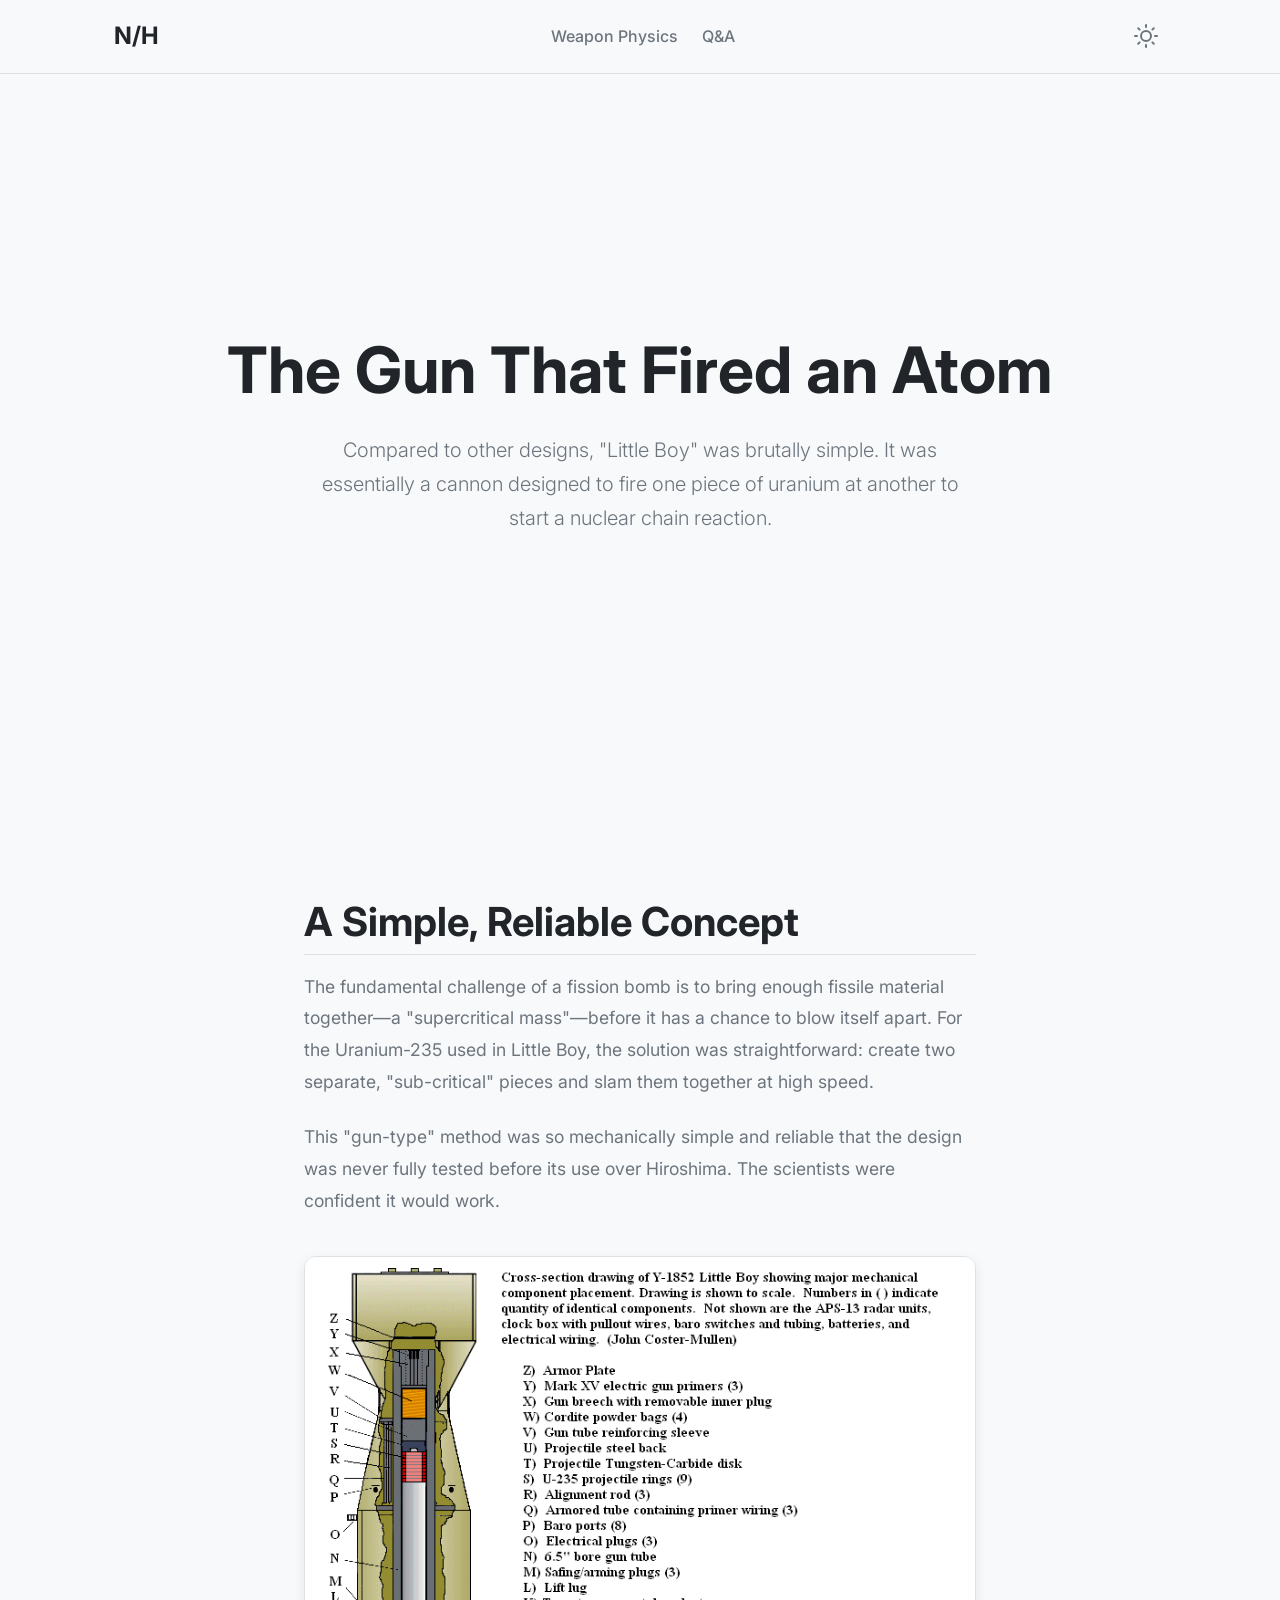
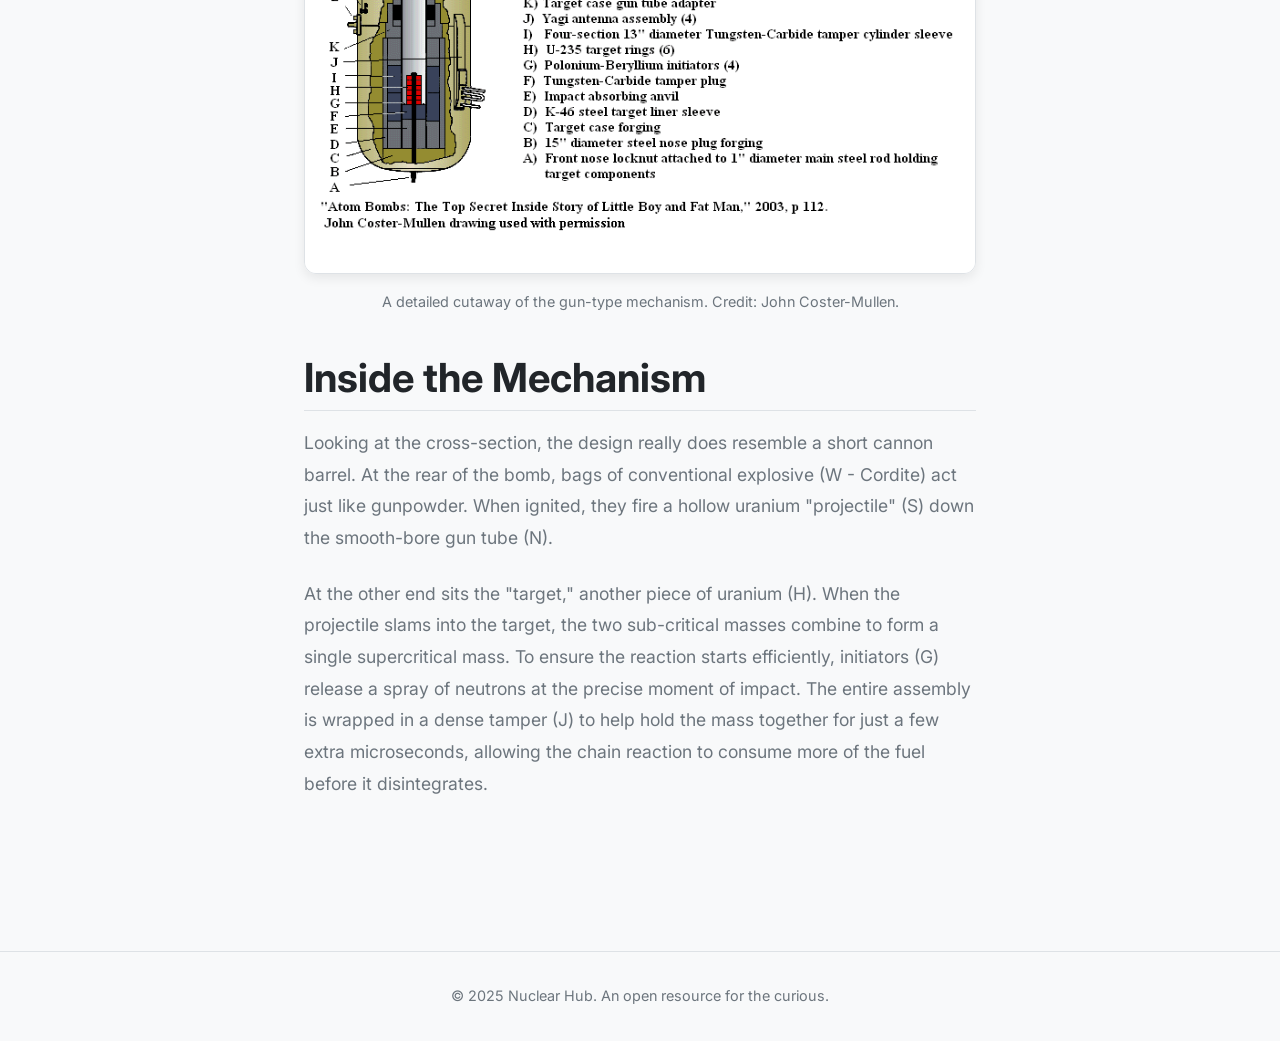
<file: additional/pages/little-boy.html>
<!DOCTYPE html>
<html lang="en" data-theme="light">
<head>
    <meta charset="UTF-8">
    <meta name="viewport" content="width=device-width, initial-scale=1.0">
    <title>The 'Little Boy' Design | Nuclear Hub</title>

    <!-- Meta tags -->
    <meta name="description" content="An analysis of the 'Little Boy' blueprint, exploring its straightforward gun-type fission mechanism using Uranium-235.">
    <meta name="keywords" content="little boy blueprint, gun-type fission, uranium bomb, u-235, hiroshima, manhattan project">

    <!-- Google Fonts: Inter -->
    <link rel="preconnect" href="https://fonts.googleapis.com">
    <link rel="preconnect" href="https://fonts.gstatic.com" crossorigin>
    <link href="https://fonts.googleapis.com/css2?family=Inter:wght@300;400;500;700&display=swap" rel="stylesheet">
    
    <!-- Link to the SINGLE reusable stylesheet -->
    <link rel="stylesheet" href="../css/style.css">

    <!-- Schema.org Data -->
    <script type="application/ld+json">
      {
        "@context": "https://schema.org",
        "@type": "Article",
        "headline": "The 'Little Boy' Design - Nuclear Hub",
        "description": "An analysis of the 'Little Boy' blueprint, exploring its straightforward gun-type fission mechanism using Uranium-235.",
        "image": "imgs/little-boy-blueprint.png",
        "author": {
            "@type": "Organization",
            "name": "Nuclear Hub"
        }
      }
    </script>
</head>
<body>

    <header class="main-header">
        <div class="container">
            <a href="../../index.html" class="logo">N/H</a>
            <nav class="main-nav">
                <ul>
                    <!-- Link back to the parent page -->
                    <li><a href="2bp.html">Weapon Physics</a></li>
                    <li><a href="4qna.html">Q&A</a></li>
                </ul>
            </nav>
            <button class="theme-switch" aria-label="Toggle theme">
                <svg class="sun-icon" xmlns="http://www.w3.org/2000/svg" width="24" height="24" viewBox="0 0 24 24" fill="none" stroke="currentColor" stroke-width="2" stroke-linecap="round" stroke-linejoin="round"><circle cx="12" cy="12" r="5"></circle><line x1="12" y1="1" x2="12" y2="3"></line><line x1="12" y1="21" x2="12" y2="23"></line><line x1="4.22" y1="4.22" x2="5.64" y2="5.64"></line><line x1="18.36" y1="18.36" x2="19.78" y2="19.78"></line><line x1="1" y1="12" x2="3" y2="12"></line><line x1="21" y1="12" x2="23" y2="12"></line><line x1="4.22" y1="19.78" x2="5.64" y2="18.36"></line><line x1="18.36" y1="5.64" x2="19.78" y2="4.22"></line></svg>
                <svg class="moon-icon" xmlns="http://www.w3.org/2000/svg" width="24" height="24" viewBox="0 0 24 24" fill="none" stroke="currentColor" stroke-width="2" stroke-linecap="round" stroke-linejoin="round"><path d="M21 12.79A9 9 0 1 1 11.21 3 7 7 0 0 0 21 12.79z"></path></svg>
            </button>
        </div>
    </header>

    <main>
        <!-- Page Header -->
        <section class="hero">
            <div class="container hero-content">
                <h1>The Gun That Fired an Atom</h1>
                <p class="subtitle">Compared to other designs, "Little Boy" was brutally simple. It was essentially a cannon designed to fire one piece of uranium at another to start a nuclear chain reaction.</p>
            </div>
        </section>

        <!-- Main Article Content -->
        <section class="article-content">
            <div class="container article-body">
                
                <h2>A Simple, Reliable Concept</h2>
                <p>The fundamental challenge of a fission bomb is to bring enough fissile material together—a "supercritical mass"—before it has a chance to blow itself apart. For the Uranium-235 used in Little Boy, the solution was straightforward: create two separate, "sub-critical" pieces and slam them together at high speed.</p>
                <p>This "gun-type" method was so mechanically simple and reliable that the design was never fully tested before its use over Hiroshima. The scientists were confident it would work.</p>

                <figure>
                    <img src="../imgs/little-boy-blueprint.png" alt="Cross-section diagram showing the internal components of the Little Boy bomb.">
                    <figcaption>A detailed cutaway of the gun-type mechanism. Credit: John Coster-Mullen.</figcaption>
                </figure>
                
                <h2>Inside the Mechanism</h2>
                <p>Looking at the cross-section, the design really does resemble a short cannon barrel. At the rear of the bomb, bags of conventional explosive (W - Cordite) act just like gunpowder. When ignited, they fire a hollow uranium "projectile" (S) down the smooth-bore gun tube (N).</p>
                <p>At the other end sits the "target," another piece of uranium (H). When the projectile slams into the target, the two sub-critical masses combine to form a single supercritical mass. To ensure the reaction starts efficiently, initiators (G) release a spray of neutrons at the precise moment of impact. The entire assembly is wrapped in a dense tamper (J) to help hold the mass together for just a few extra microseconds, allowing the chain reaction to consume more of the fuel before it disintegrates.</p>

            </div>
        </section>

    </main>
    
    <footer class="main-footer">
        <div class="container">
            <p>&copy; 2025 Nuclear Hub. An open resource for the curious.</p>
        </div>
    </footer>

    <script src="../scripts/script.js"></script>
</body>
</html>
</file>
<file: additional/css/style.css>
/* --- 1. THEME & GLOBAL STYLES --- */

/* 
 * The :root selector defines variables for the default theme (light).
 * The [data-theme="dark"] selector overrides these variables for dark mode.
 * This makes the theme switch efficient and easy to manage.
*/

:root {
    --color-background: #f8f9fa;
    --color-surface: #ffffff;
    --color-text-primary: #212529;
    --color-text-secondary: #6c757d;
    --color-accent: #007bff;
    --color-accent-hover: #0056b3;
    --color-border: #dee2e6;
    --shadow-sm: 0 2px 4px rgba(0, 0, 0, 0.05);
    --shadow-md: 0 4px 12px rgba(0, 0, 0, 0.08);
}

[data-theme="dark"] {
    --color-background: #0d1117;
    --color-surface: #161b22;
    --color-text-primary: #e6edf3;
    --color-text-secondary: #848d97;
    --color-accent: #58a6ff;
    --color-accent-hover: #79c0ff;
    --color-border: #30363d;
    --shadow-sm: 0 2px 4px rgba(0, 0, 0, 0.2);
    --shadow-md: 0 4px 12px rgba(0, 0, 0, 0.3);
}

*, *::before, *::after {
    box-sizing: border-box;
    margin: 0;
    padding: 0;
}

html {
    scroll-behavior: smooth;
    font-size: 16px;
}

body {
    font-family: 'Inter', -apple-system, BlinkMacSystemFont, 'Segoe UI', Roboto, sans-serif;
    background-color: var(--color-background);
    color: var(--color-text-primary);
    line-height: 1.7;
    -webkit-font-smoothing: antialiased;
    -moz-osx-font-smoothing: grayscale;
    transition: background-color 0.3s ease, color 0.3s ease;
    animation: fadeIn 0.5s ease-out;
}

@keyframes fadeIn {
    from { opacity: 0; }
    to { opacity: 1; }
}

a {
    color: var(--color-accent);
    text-decoration: none;
    transition: color 0.2s ease;
}

a:hover {
    color: var(--color-accent-hover);
}

h1, h2, h3 {
    line-height: 1.2;
    font-weight: 700;
}

h1 { font-size: clamp(2.5rem, 5vw, 4rem); }
h2 { font-size: clamp(2rem, 4vw, 2.5rem); }
h3 { font-size: 1.25rem; }


/* --- 2. LAYOUT & UTILITY COMPONENTS --- */

.container {
    width: 100%;
    max-width: 1100px;
    margin-left: auto;
    margin-right: auto;
    padding-left: 1.5rem;
    padding-right: 1.5rem;
}

.button {
    display: inline-block;
    padding: 0.75rem 1.5rem;
    border-radius: 50px;
    font-weight: 500;
    text-align: center;
    cursor: pointer;
    border: 1px solid transparent;
    transition: all 0.2s ease;
}

.button-primary {
    background-color: var(--color-accent);
    color: #fff;
    [data-theme="dark"] & {
        color: #0d1117;
    }
}

.button-primary:hover {
    background-color: var(--color-accent-hover);
    color: #fff;
    [data-theme="dark"] & {
        color: #0d1117;
    }
    transform: translateY(-2px);
    box-shadow: var(--shadow-sm);
}


/* --- 3. PAGE-SPECIFIC COMPONENTS --- */

/* Header & Navigation */
.main-header {
    position: sticky;
    top: 0;
    width: 100%;
    padding: 1rem 0;
    background-color: rgba(var(--color-background-rgb, 248, 249, 250), 0.8);
    backdrop-filter: blur(10px);
    -webkit-backdrop-filter: blur(10px);
    border-bottom: 1px solid var(--color-border);
    z-index: 1000;
    transition: background-color 0.3s ease;
}

/* Add RGB versions for transparent background */
[data-theme="light"] { --color-background-rgb: 248, 249, 250; }
[data-theme="dark"] { --color-background-rgb: 13, 17, 23; }

.main-header .container {
    display: flex;
    justify-content: space-between;
    align-items: center;
}

.logo {
    font-size: 1.5rem;
    font-weight: 700;
    color: var(--color-text-primary);
}

.main-nav ul {
    list-style: none;
    display: flex;
    gap: 1.5rem;
}

.main-nav a {
    color: var(--color-text-secondary);
    font-weight: 500;
}
.main-nav a:hover {
    color: var(--color-text-primary);
}

/* Theme Switcher */
.theme-switch {
    background: none;
    border: none;
    cursor: pointer;
    color: var(--color-text-secondary);
    padding: 0.5rem;
    border-radius: 50%;
    display: flex;
    align-items: center;
    justify-content: center;
}
.theme-switch:hover {
    color: var(--color-text-primary);
    background-color: rgba(0, 0, 0, 0.05);
}
[data-theme="dark"] .theme-switch:hover {
    background-color: rgba(255, 255, 255, 0.1);
}

.moon-icon, [data-theme="dark"] .sun-icon { display: none; }
[data-theme="dark"] .moon-icon { display: block; }


/* Hero Section */
.hero {
    min-height: 80vh;
    display: grid;
    place-content: center;
    text-align: center;
    padding: 6rem 0;
}
.hero-content {
    display: flex;
    flex-direction: column;
    align-items: center;
    gap: 1.5rem;
}
.hero .subtitle {
    font-size: 1.25rem;
    font-weight: 300;
    color: var(--color-text-secondary);
    max-width: 650px;
}


/* Topics Section */
.topics-section {
    padding: 6rem 0;
}

.section-header {
    text-align: center;
    margin-bottom: 3rem;
}
.section-header h2 {
    margin-bottom: 0.5rem;
}
.section-header p {
    font-size: 1.125rem;
    color: var(--color-text-secondary);
    max-width: 500px;
    margin: 0 auto;
}

.topics-grid {
    display: grid;
    grid-template-columns: repeat(auto-fit, minmax(250px, 1fr));
    gap: 2rem;
}

.card {
    background-color: var(--color-surface);
    border: 1px solid var(--color-border);
    border-radius: 12px;
    padding: 2rem;
    box-shadow: var(--shadow-sm);
    transition: transform 0.3s ease, box-shadow 0.3s ease, border-color 0.3s ease;
    color: var(--color-text-primary);
}

.card:hover {
    transform: translateY(-8px);
    box-shadow: var(--shadow-md);
    border-color: var(--color-accent);
}

.card h3 {
    margin-bottom: 0.75rem;
}
.card p {
    color: var(--color-text-secondary);
    font-size: 0.95rem;
}

.card-icon {
    font-size: 2rem;
    margin-bottom: 1rem;
}


/* Footer */
.main-footer {
    padding: 2rem 0;
    text-align: center;
    border-top: 1px solid var(--color-border);
    margin-top: 4rem;
}
.main-footer p {
    color: var(--color-text-secondary);
    font-size: 0.9rem;
}

/* --- 4. RESPONSIVE DESIGN --- */

@media (max-width: 768px) {
    html {
        font-size: 15px;
    }
    .main-nav {
        display: none; /* Simplification: A real app would have a hamburger menu */
    }
}

.article-content {
    padding: 4rem 0;
}
.article-body {
    max-width: 720px; /* Optimal width for reading text */
    margin: 0 auto;
}
.article-body h2 {
    margin-top: 2.5rem;
    margin-bottom: 1rem;
    border-bottom: 1px solid var(--color-border);
    padding-bottom: 0.5rem;
}
.article-body p {
    margin-bottom: 1.5rem;
    color: var(--color-text-secondary);
    font-size: 1.1rem;
    line-height: 1.8;
}
.article-body figure {
    margin: 2.5rem 0;
}
.article-body img {
    max-width: 100%;
    height: auto;
    border-radius: 12px;
    border: 1px solid var(--color-border);
    box-shadow: var(--shadow-md);
    display: block;
}
.article-body figcaption {
    font-size: 0.9rem;
    color: var(--color-text-secondary);
    text-align: center;
    margin-top: 1rem;
}

/* END OF NEW CSS */

/* ADD THIS TO YOUR style.css FILE */

/* Equation & Technical Figure Styles */
.equation-block {
    background-color: var(--color-background);
    border: 1px solid var(--color-border);
    border-radius: 8px;
    padding: 1.5rem;
    margin: 2rem 0;
    text-align: center;
    box-shadow: var(--shadow-sm);
}
.equation-block img {
    max-width: 100%;
    height: auto;
    /* Remove the default article image styles for equations */
    border: none;
    box-shadow: none;
    border-radius: 0;
    margin-bottom: 0.75rem;
}
.equation-block p,
.equation-block figcaption {
    font-size: 0.9rem;
    color: var(--color-text-secondary);
    line-height: 1.5;
    margin-top: 0.5rem;
    margin-bottom: 0;
}

/* IMPORTANT: Inverts black SVG equations to white in dark mode */
[data-theme="dark"] .equation-block img {
    filter: invert(1);
}

/* END OF NEW CSS */
</file>
